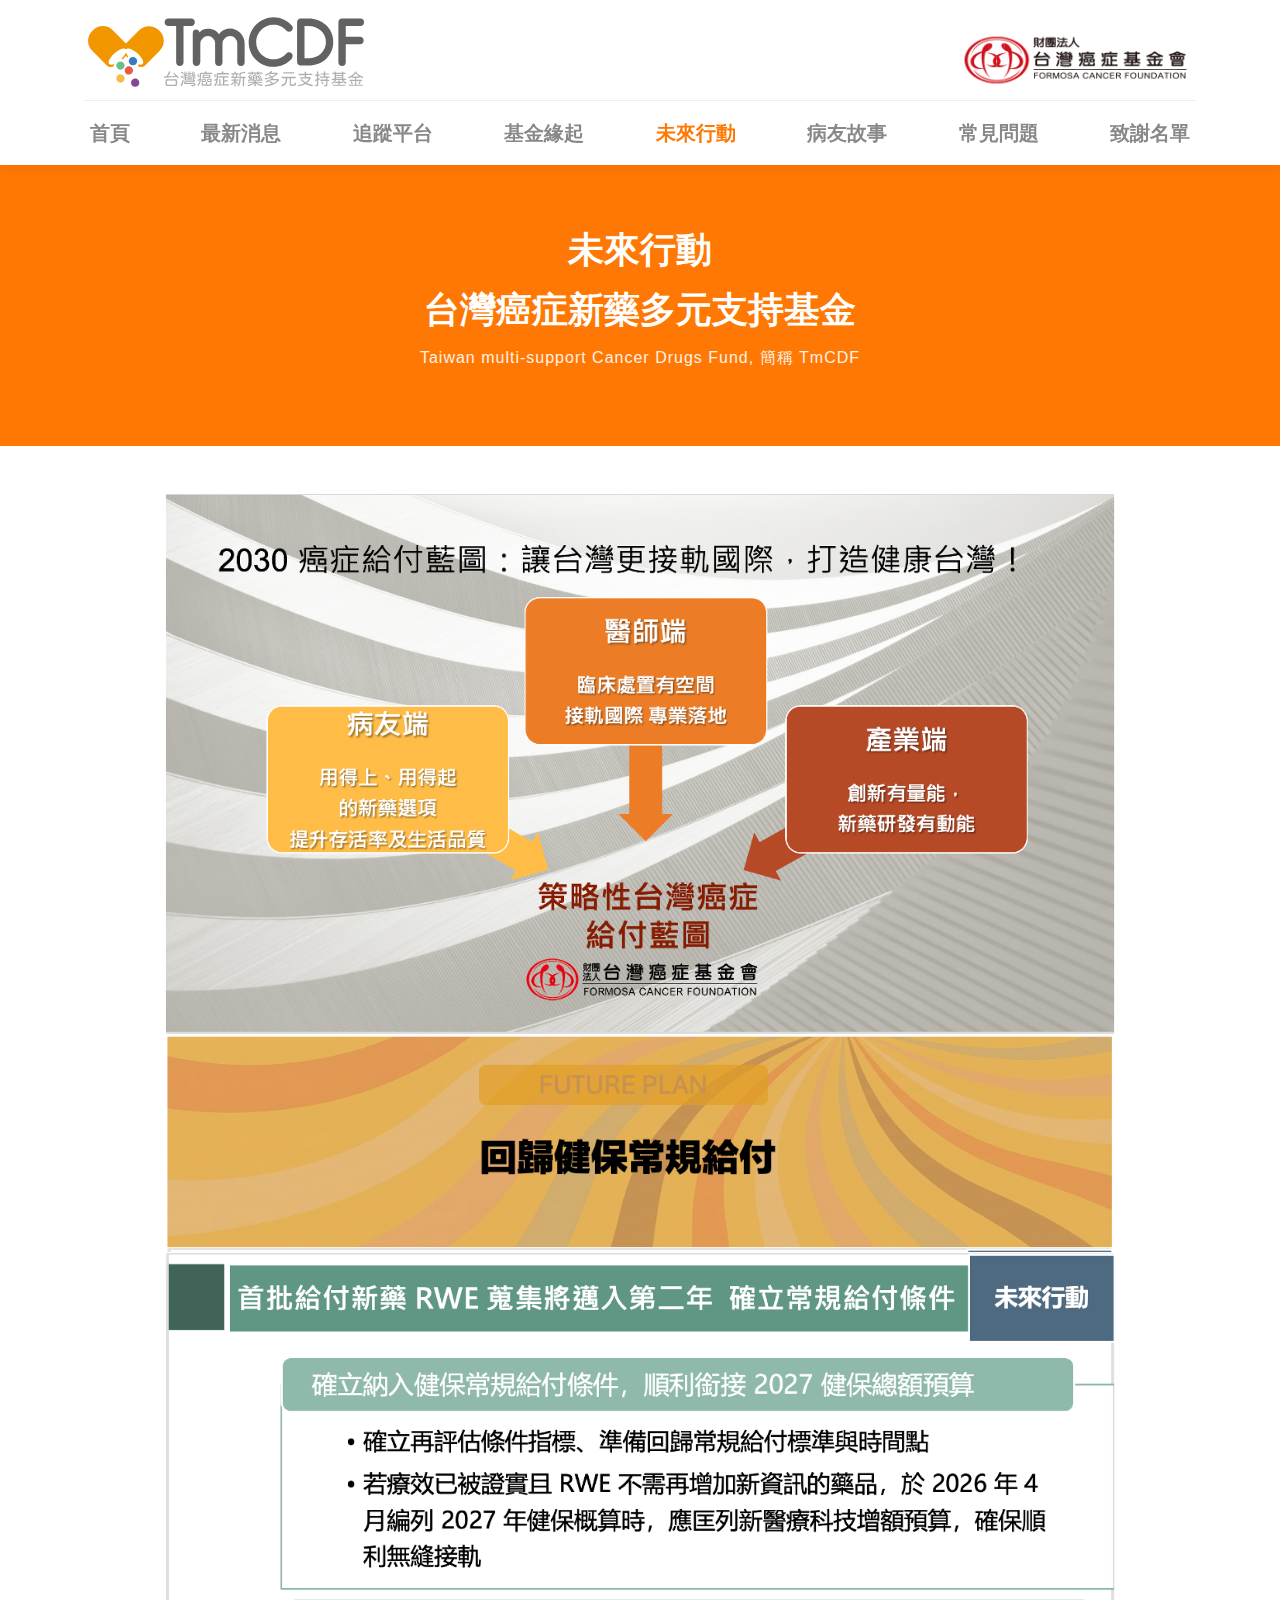
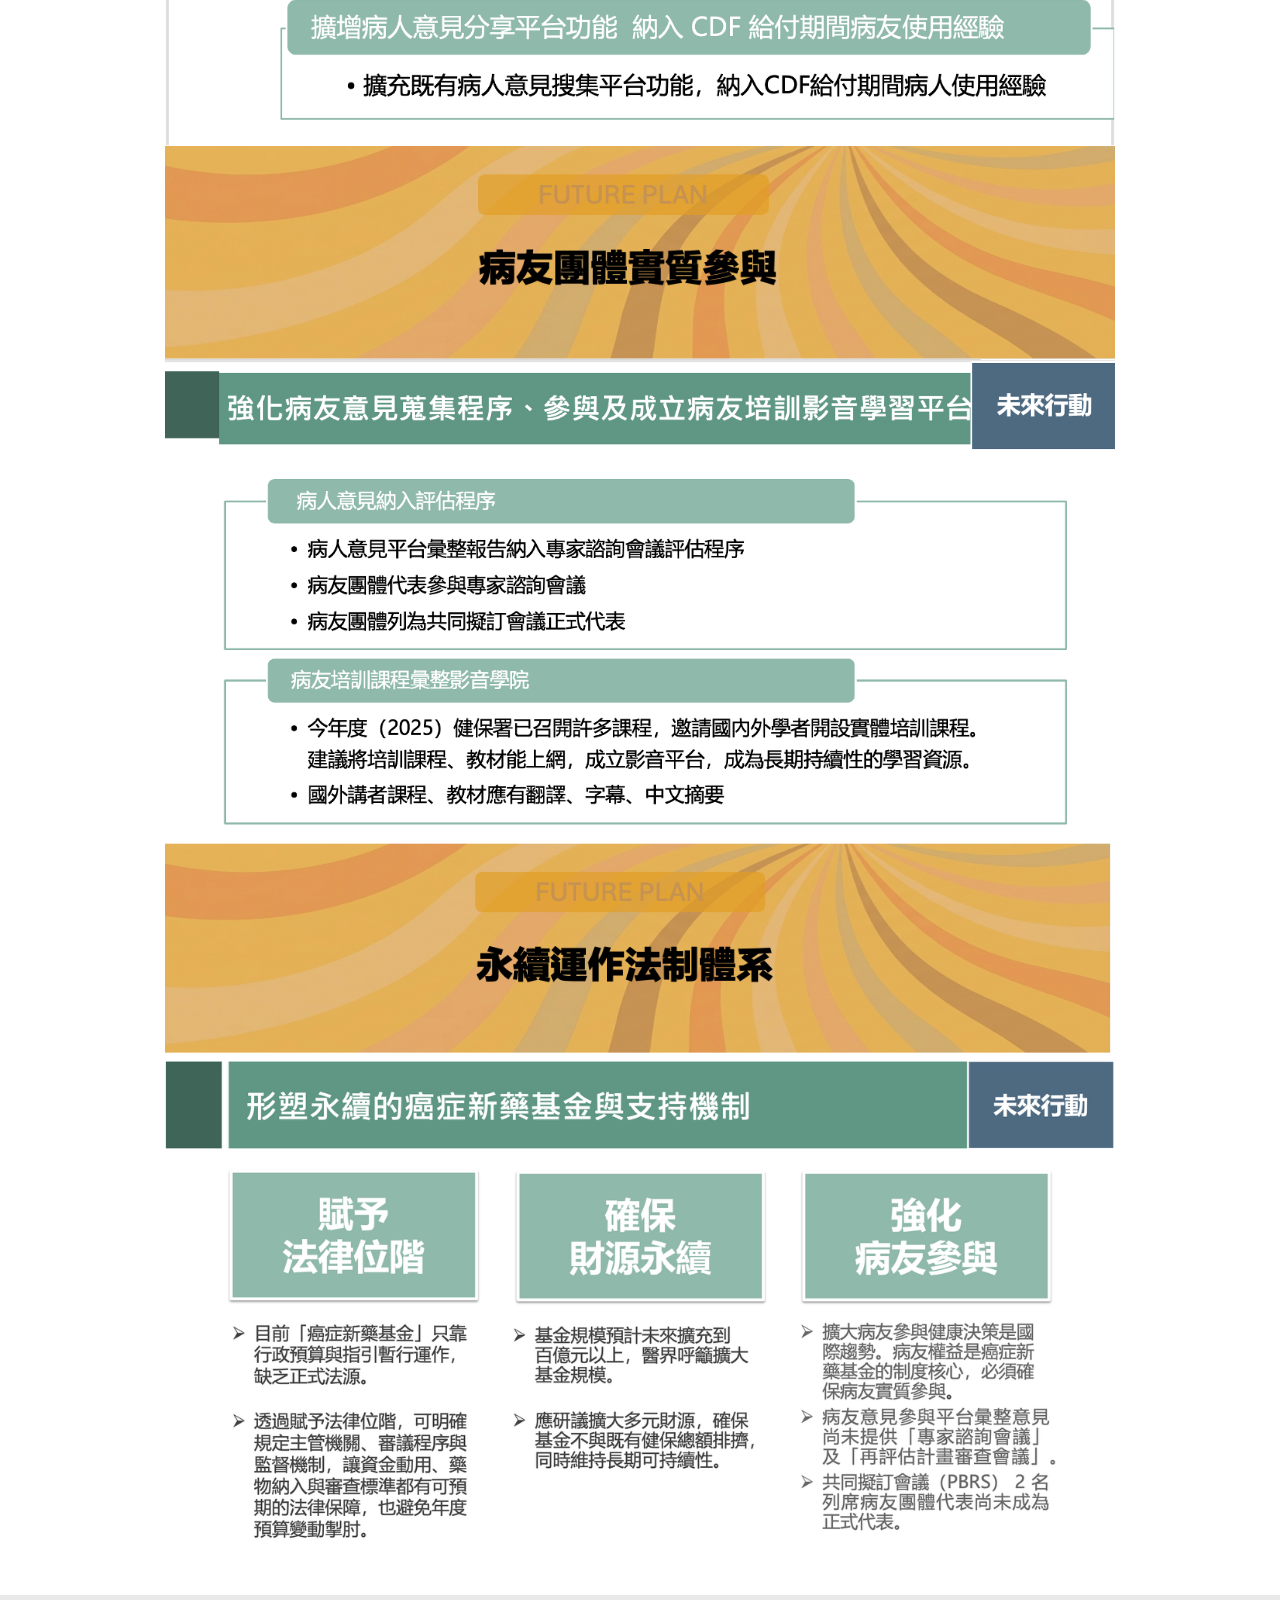
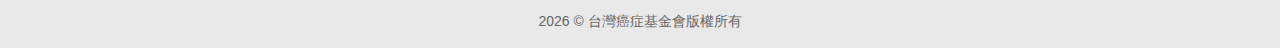
<file: act.html>
<!DOCTYPE html>
<html lang="zh-Hant">

<head>
    <meta charset="UTF-8">
    <meta name="viewport" content="width=device-width, initial-scale=1.0">
    <title>未來行動 - TmCDF 台灣癌症新藥多元支持基金</title>
    
    <link rel="stylesheet" href="https://cdn.jsdelivr.net/npm/bootstrap@4.6.2/dist/css/bootstrap.min.css">
    <link rel="stylesheet" href="https://cdnjs.cloudflare.com/ajax/libs/font-awesome/5.15.4/css/all.min.css">

    <style>
        body { font-family: "微軟正黑體", sans-serif; background-color: #fff; }
        
        /* =========================================
           Header 樣式
           ========================================= */
        .saas_two_main_header { background: #fff; position: sticky; top: 0; z-index: 1000; padding-top: 15px; box-shadow: 0 4px 10px rgba(0,0,0,0.05); }
        .header-top-row { display: flex; justify-content: space-between; align-items: flex-end; padding-bottom: 10px; }
        .header-bottom-row { border-top: 1px solid #eee; padding: 5px 0; }
        .header-bottom-row ul { display: flex; justify-content: space-between; list-style: none; padding: 0; margin: 0; }
        
        .header-bottom-row a { 
            display: block; 
            color: #888; 
            font-weight: 900; 
            font-size: 20px; 
            text-decoration: none; 
            padding: 12px 5px; 
            transition: color 0.2s; 
            white-space: nowrap; 
        }
        
        /* 滑鼠移過去 & 作用中狀態 */
        .header-bottom-row a:hover, 
        .header-bottom-row a.active { 
            color: #ff7803; 
            background-color: transparent !important;
        }
        
        /* 手機版選單 */
        .mobile-toggle-btn { display: none; }
        .mobile-menu-container { display: none; position: fixed; top: 0; left: 0; width: 100%; height: 100%; background: rgba(0,0,0,0.5); z-index: 2000; }
        @media (max-width: 1200px) {
            .header-bottom-row { display: none; }
            .logo-right { display: none; }
            .mobile-toggle-btn { display: block; font-size: 28px; color: #ff7803; cursor: pointer; padding-bottom: 5px; }
            .mobile-menu-container.show { display: block; }
        }
        .mobile-menu-content { background: white; width: 280px; height: 100%; padding: 20px; position: absolute; left: -280px; transition: left 0.3s ease; }
        .mobile-menu-container.show .mobile-menu-content { left: 0; }
        .mobile-nav ul { list-style: none; padding: 0; }
        .mobile-nav li { border-bottom: 1px solid #f0f0f0; }
        .mobile-nav a { display: block; padding: 15px 0; color: #333; font-weight: bold; font-size: 18px; text-decoration: none; }

        /* =========================================
           未來行動 專屬樣式
           ========================================= */
        .breadcurmb-section {
            background-color: #ff7803; /* 橘底 */
            padding: 60px 0; 
            text-align: center; 
            color: #fff;
        }
        .breadcurmb-title h2 { font-weight: 900; font-size: 36px; margin-bottom: 10px; line-height: 1.4; }
        .breadcurmb-title p { opacity: 0.9; letter-spacing: 1px; font-weight: 500; font-size: 16px; margin-top: 10px; }

        /* 圖片堆疊 (無縫) */
        .img-stack {
            width: 100%; height: auto; display: block; margin: 0; padding: 0; border: none;
        }
    </style>
</head>

<body>

    <header class="saas_two_main_header">
        <div class="container">
            <div class="header-top-row">
                <div class="logo-left">
                    <a href="index.html">
                        <img src="img/logo.svg" alt="TmCDF" style="height: 75px; width: auto;" onerror="this.src='https://via.placeholder.com/200x75?text=TmCDF'">
                    </a>
                </div>
                <div class="mobile-toggle-btn" onclick="toggleMobileMenu()"><i class="fas fa-bars"></i></div>
                <div class="logo-right">
                    <a href="https://www.canceraway.org.tw/" target="_blank">
                        <img src="img/FCF_logo.png" alt="FCF" style="height: 60px; width: auto;" onerror="this.src='https://via.placeholder.com/180x60?text=FCF+Logo'">
                    </a>
                </div>
            </div>
            <div class="header-bottom-row">
                <nav>
                    <ul>
                        <li><a href="index.html">首頁</a></li>
                        <li><a href="news.html">最新消息</a></li>
                        <li><a href="tracking.html">追蹤平台</a></li>
                        <li><a href="tmcdf.html">基金緣起</a></li>
                        <li><a href="act.html" class="active">未來行動</a></li>
                        <li><a href="story.html">病友故事</a></li>
                        <li><a href="qa.html">常見問題</a></li>
                        <li><a href="thanks.html">致謝名單</a></li>
                    </ul>
                </nav>
            </div>
        </div>
    </header>

    <div class="mobile-menu-container" id="mobileMenuContainer">
        <div class="mobile-menu-content">
            <div style="text-align: right;"><i class="far fa-times-circle" onclick="toggleMobileMenu()" style="font-size: 30px; color: #ff7803; cursor: pointer;"></i></div>
            <div class="text-center my-4"><img src="img/logo.svg" alt="Logo" style="height: 50px;"></div>
            <nav class="mobile-nav">
                <ul>
                    <li><a href="index.html">首頁</a></li>
                    <li><a href="news.html">最新消息</a></li>
                    <li><a href="tracking.html">追蹤平台</a></li>
                    <li><a href="tmcdf.html">基金緣起</a></li>
                    <li><a href="act.html">未來行動</a></li>
                    <li><a href="story.html">病友故事</a></li>
                    <li><a href="qa.html">常見問題</a></li>
                    <li><a href="thanks.html">致謝名單</a></li>
                </ul>
            </nav>
        </div>
        <div style="flex-grow: 1;" onclick="toggleMobileMenu()"></div>
    </div>

    <section class="breadcurmb-section">
        <div class="container">
            <div class="breadcurmb-title">
                <h2>未來行動</h2>
                <h2>台灣癌症新藥多元支持基金</h2>
                <p>Taiwan multi-support Cancer Drugs Fund, 簡稱 TmCDF</p>
            </div>
        </div>
    </section>

    <section class="py-5 bg-white">
        <div class="container">
            <div class="row justify-content-center">
                <div class="col-lg-10 col-12 p-0">
                    
                    <img src="未來行動/未來行動1.png" class="img-stack" alt="未來行動 1" onerror="this.style.display='none'">
                    
                    <img src="未來行動/future banner1.png" class="img-stack" alt="Future Banner 1" onerror="this.style.display='none'">
                    
                    <img src="未來行動/未來行動2.png" class="img-stack" alt="未來行動 2" onerror="this.style.display='none'">
                    
                    <img src="未來行動/future banner2.png" class="img-stack" alt="Future Banner 2" onerror="this.style.display='none'">
                    
                    <img src="未來行動/未來行動3.png" class="img-stack" alt="未來行動 3" onerror="this.style.display='none'">
                    
                    <img src="未來行動/future banner3.png" class="img-stack" alt="Future Banner 3" onerror="this.style.display='none'">
                    
                    <img src="未來行動/未來行動4.png" class="img-stack" alt="未來行動 4" onerror="this.style.display='none'">

                </div>
            </div>
        </div>
    </section>

    <footer id="saas_two_footer" class="saas_two_footer_section" style="background-color: #e9e9e9;">
        <div class="s2-copyright text-center py-3" style="color: #666; font-size: 14px;">
            2026 © 台灣癌症基金會版權所有
        </div>
    </footer>

    <script>
        function toggleMobileMenu() {
            var menu = document.getElementById("mobileMenuContainer");
            if (menu.classList.contains("show")) {
                menu.classList.remove("show");
            } else {
                menu.classList.add("show");
            }
        }
    </script>
</body>
</html>
</file>
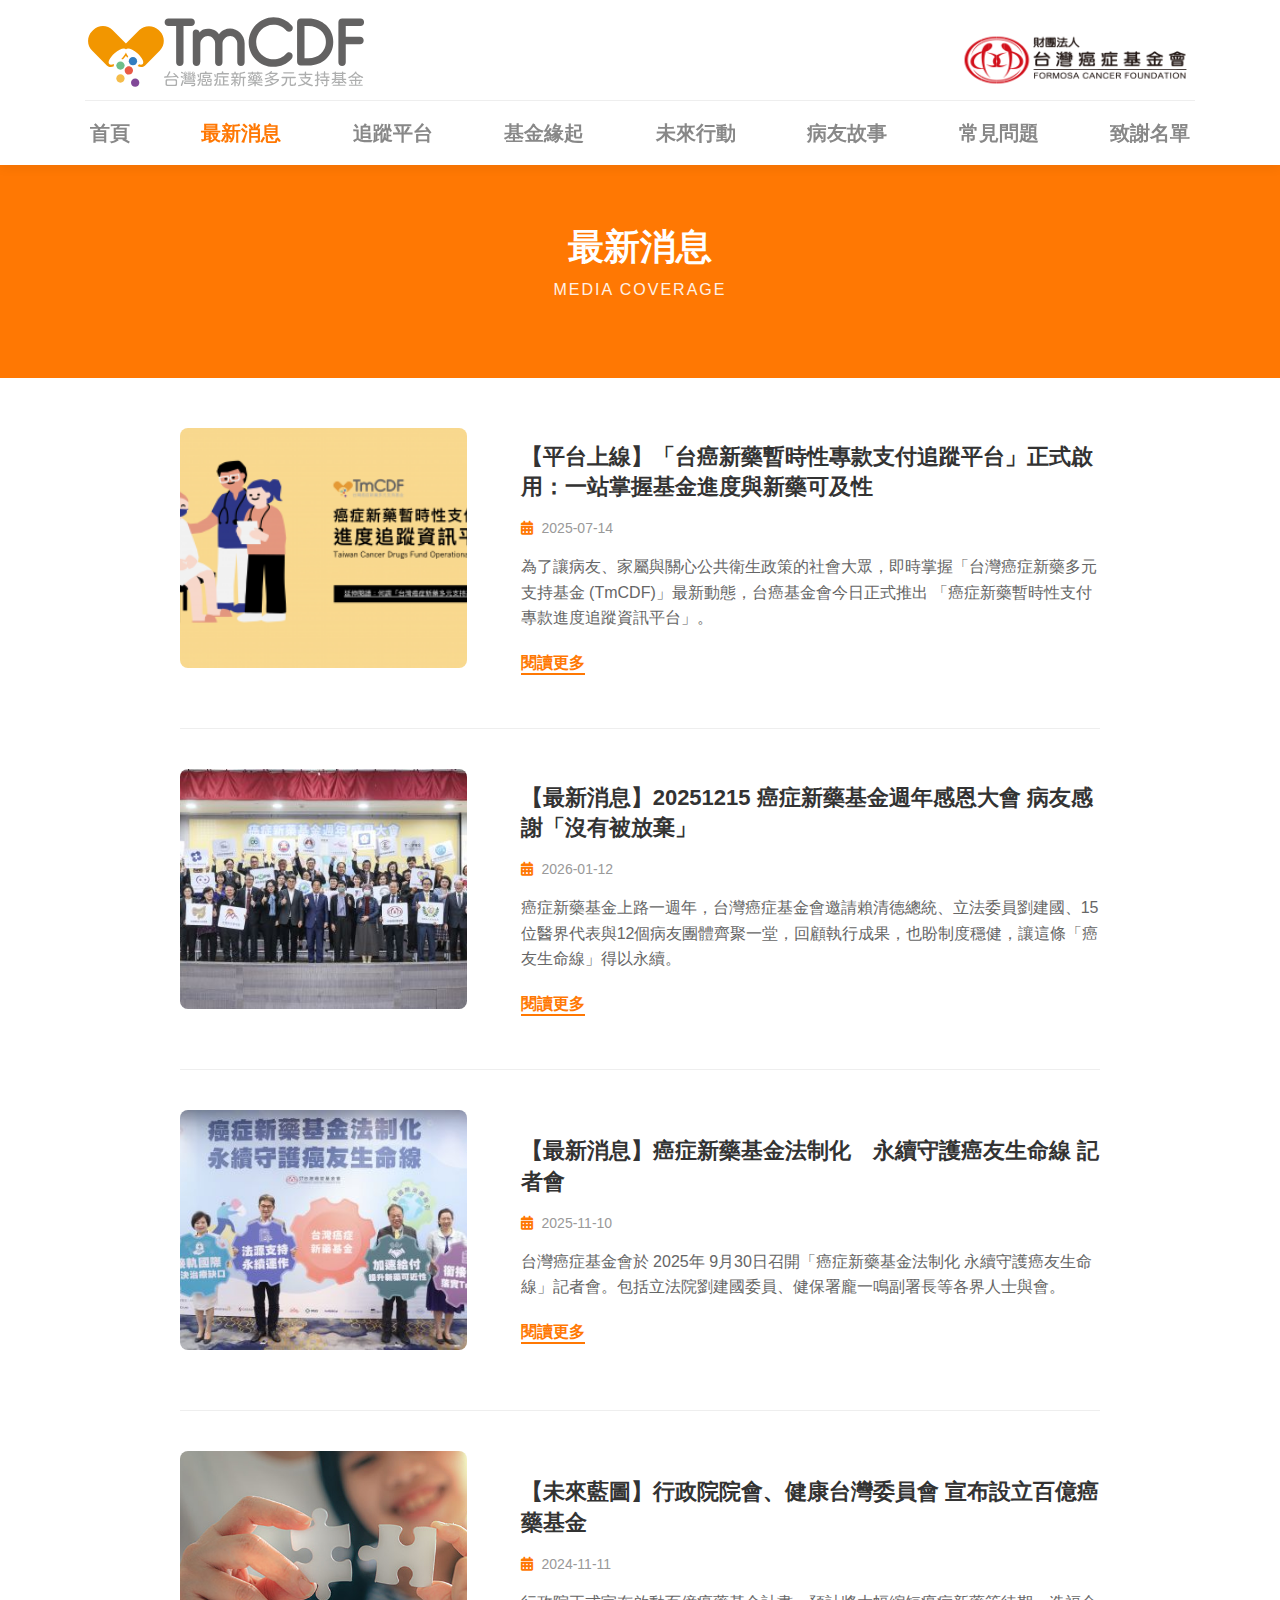
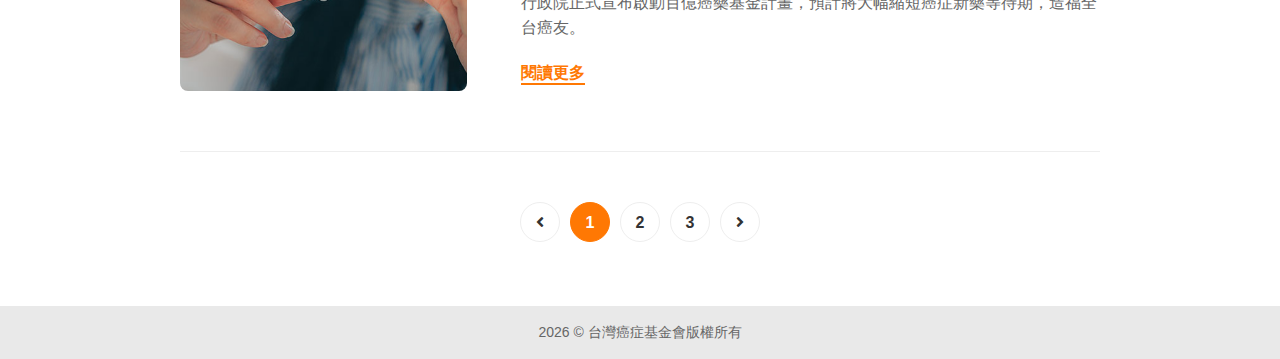
<file: news.html>
<!DOCTYPE html>
<html lang="zh-Hant">

<head>
    <meta charset="UTF-8">
    <meta name="viewport" content="width=device-width, initial-scale=1.0">
    <title>最新消息 - TmCDF 台灣癌症新藥多元支持基金</title>
    
    <link rel="stylesheet" href="https://cdn.jsdelivr.net/npm/bootstrap@4.6.2/dist/css/bootstrap.min.css">
    <link rel="stylesheet" href="https://cdnjs.cloudflare.com/ajax/libs/font-awesome/5.15.4/css/all.min.css">

    <style>
        body { font-family: "微軟正黑體", sans-serif; background-color: #fff; }
        
        /* =========================================
           1. Header 樣式
           ========================================= */
        .saas_two_main_header { background: #fff; position: sticky; top: 0; z-index: 1000; padding-top: 15px; box-shadow: 0 4px 10px rgba(0,0,0,0.05); }
        .header-top-row { display: flex; justify-content: space-between; align-items: flex-end; padding-bottom: 10px; }
        .header-bottom-row { border-top: 1px solid #eee; padding: 5px 0; }
        .header-bottom-row ul { display: flex; justify-content: space-between; list-style: none; padding: 0; margin: 0; }
        
        .header-bottom-row a { 
            display: block; 
            color: #888; 
            font-weight: 900; 
            font-size: 20px; 
            text-decoration: none; 
            padding: 12px 5px; 
            transition: color 0.2s; 
            white-space: nowrap; 
        }
        
        /* 滑鼠移過去 & 作用中狀態 */
        .header-bottom-row a:hover, 
        .header-bottom-row a.active { 
            color: #ff7803; 
            background-color: transparent;
        }
        
        /* 手機版選單 */
        .mobile-toggle-btn { display: none; }
        .mobile-menu-container { display: none; position: fixed; top: 0; left: 0; width: 100%; height: 100%; background: rgba(0,0,0,0.5); z-index: 2000; }
        @media (max-width: 1200px) {
            .header-bottom-row { display: none; }
            .logo-right { display: none; }
            .mobile-toggle-btn { display: block; font-size: 28px; color: #ff7803; cursor: pointer; padding-bottom: 5px; }
            .mobile-menu-container.show { display: block; }
        }
        .mobile-menu-content { background: white; width: 280px; height: 100%; padding: 20px; position: absolute; left: -280px; transition: left 0.3s ease; }
        .mobile-menu-container.show .mobile-menu-content { left: 0; }
        .mobile-nav ul { list-style: none; padding: 0; }
        .mobile-nav li { border-bottom: 1px solid #f0f0f0; }
        .mobile-nav a { display: block; padding: 15px 0; color: #333; font-weight: bold; font-size: 18px; text-decoration: none; }

        /* =========================================
           2. 標題區塊樣式
           ========================================= */
        .breadcurmb-section {
            background-color: #ff7803;
            padding: 60px 0; 
            margin-bottom: 50px; 
            text-align: center; 
        }
        .breadcurmb-title h2 { 
            font-weight: 900; 
            color: #fff;
            font-size: 36px; 
            margin-bottom: 10px; 
        }
        .breadcurmb-title p {
            color: #fff;
            opacity: 0.9;
            letter-spacing: 2px;
            font-weight: 500;
        }
        
        /* =========================================
           3. 新聞列表樣式
           ========================================= */
        .blog-feed-post { margin-bottom: 40px; border-bottom: 1px solid #eee; padding-bottom: 40px; }
        
        .saasio-blog-img {
            width: 100%; height: 240px;
            background-color: #eee; background-position: center !important; background-size: cover !important;
            border-radius: 8px; margin-bottom: 20px;
        }
        
        .saasio-blog-text h3 a {
            font-size: 22px; font-weight: bold; color: #333; text-decoration: none;
            line-height: 1.4; display: block; margin-bottom: 15px; transition: 0.3s;
        }
        .saasio-blog-text h3 a:hover { color: #ff7803; }
        
        .saasio-post-meta { font-size: 14px; color: #999; margin-bottom: 15px; }
        .saasio-post-meta i { color: #ff7803; margin-right: 5px; }
        
        .saasio-blog-text p {
            color: #666;
            line-height: 1.6;
            margin-bottom: 20px;
            display: -webkit-box;
            -webkit-box-orient: vertical;
            -webkit-line-clamp: 3;
            line-clamp: 3;
            overflow: hidden;
        }
        
        .blog-read-more { color: #ff7803; font-weight: bold; text-decoration: none; border-bottom: 2px solid #ff7803; padding-bottom: 2px; }
        .blog-read-more:hover { color: #d66400; border-color: #d66400; }

        .saasio-pagination ul { list-style: none; padding: 0; display: flex; justify-content: center; margin-top: 50px; }
        .saasio-pagination li { margin: 0 5px; }
        .saasio-pagination a, .saasio-pagination span {
            display: block; width: 40px; height: 40px; line-height: 40px; text-align: center; border: 1px solid #eee; border-radius: 50%; color: #333; text-decoration: none; font-weight: bold;
        }
        .saasio-pagination a:hover { background-color: #ff7803; color: white; border-color: #ff7803; }
    </style>
</head>

<body>

    <header class="saas_two_main_header">
        <div class="container">
            <div class="header-top-row">
                <div class="logo-left">
                    <a href="index.html">
                        <img src="img/logo.svg" alt="TmCDF" style="height: 75px; width: auto;" onerror="this.src='https://via.placeholder.com/200x75?text=TmCDF'">
                    </a>
                </div>
                <div class="mobile-toggle-btn" onclick="toggleMobileMenu()"><i class="fas fa-bars"></i></div>
                <div class="logo-right">
                    <a href="https://www.canceraway.org.tw/" target="_blank">
                        <img src="img/FCF_logo.png" alt="FCF" style="height: 60px; width: auto;" onerror="this.src='https://via.placeholder.com/180x60?text=FCF+Logo'">
                    </a>
                </div>
            </div>
            <div class="header-bottom-row">
                <nav>
                    <ul>
                        <li><a href="index.html">首頁</a></li>
                        <li><a href="news.html" class="active">最新消息</a></li> <li><a href="tracking.html">追蹤平台</a></li>
                        <li><a href="tmcdf.html">基金緣起</a></li>
                        <li><a href="act.html">未來行動</a></li>
                        <li><a href="story.html">病友故事</a></li>
                        <li><a href="qa.html">常見問題</a></li>
                        <li><a href="thanks.html">致謝名單</a></li>
                    </ul>
                </nav>
            </div>
        </div>
    </header>

    <div class="mobile-menu-container" id="mobileMenuContainer">
        <div class="mobile-menu-content">
            <div style="text-align: right;"><i class="far fa-times-circle" onclick="toggleMobileMenu()" style="font-size: 30px; color: #ff7803; cursor: pointer;"></i></div>
            <div class="text-center my-4"><img src="img/logo.svg" alt="Logo" style="height: 50px;"></div>
            <nav class="mobile-nav">
                <ul>
                    <li><a href="index.html">首頁</a></li>
                    <li><a href="news.html">最新消息</a></li>
                    <li><a href="tracking.html">追蹤平台</a></li>
                    <li><a href="tmcdf.html">基金緣起</a></li>
                    <li><a href="act.html">未來行動</a></li>
                    <li><a href="story.html">病友故事</a></li>
                    <li><a href="qa.html">常見問題</a></li>
                    <li><a href="thanks.html">致謝名單</a></li>
                </ul>
            </nav>
        </div>
        <div style="flex-grow: 1;" onclick="toggleMobileMenu()"></div>
    </div>

    <section class="breadcurmb-section">
        <div class="container">
            <div class="breadcurmb-title">
                <h2>最新消息</h2>
                <p class="text-uppercase">Media Coverage</p>
            </div>
        </div>
    </section>

    <section id="news-feed" class="news-feed-section mb-5">
        <div class="container">
            <div class="row justify-content-center">
                <div class="col-lg-10 col-12">
                    
                    <div class="blog-feed-post">
                        <div class="row align-items-center">
                            <div class="col-lg-4 col-md-12">
                                <div class="saasio-blog-img" style="background: url('uploadsmall/File_20250714_112714.png') center;">
                                    <img src="img/blank.png" onerror="this.parentNode.style.backgroundColor='#e0e0e0'" style="display:none;" alt="">
                                </div>
                            </div>
                            <div class="col-lg-8 col-md-12">
                                <div class="saasio-blog-text pl-lg-4 mt-3 mt-lg-0">
                                    <h3><a href="#">【平台上線】「台癌新藥暫時性專款支付追蹤平台」正式啟用：一站掌握基金進度與新藥可及性</a></h3>
                                    <div class="saasio-post-meta">
                                        <a><i class="fas fa-calendar-alt"></i> 2025-07-14</a>
                                    </div>
                                    <p>為了讓病友、家屬與關心公共衛生政策的社會大眾，即時掌握「台灣癌症新藥多元支持基金 (TmCDF)」最新動態，台癌基金會今日正式推出 「癌症新藥暫時性支付專款進度追蹤資訊平台」。</p>
                                    <a class="blog-read-more" href="#">閱讀更多</a>
                                </div>
                            </div>
                        </div>
                    </div>

                    <div class="blog-feed-post">
                        <div class="row align-items-center">
                            <div class="col-lg-4 col-md-12">
                                <div class="saasio-blog-img" style="background: url('uploadsmall/File_20260112_103709.jpg') center;"></div>
                            </div>
                            <div class="col-lg-8 col-md-12">
                                <div class="saasio-blog-text pl-lg-4 mt-3 mt-lg-0">
                                    <h3><a href="#">【最新消息】20251215 癌症新藥基金週年感恩大會 病友感謝「沒有被放棄」</a></h3>
                                    <div class="saasio-post-meta">
                                        <a><i class="fas fa-calendar-alt"></i> 2026-01-12</a>
                                    </div>
                                    <p>癌症新藥基金上路一週年，台灣癌症基金會邀請賴清德總統、立法委員劉建國、15位醫界代表與12個病友團體齊聚一堂，回顧執行成果，也盼制度穩健，讓這條「癌友生命線」得以永續。</p>
                                    <a class="blog-read-more" href="#">閱讀更多</a>
                                </div>
                            </div>
                        </div>
                    </div>

                    <div class="blog-feed-post">
                        <div class="row align-items-center">
                            <div class="col-lg-4 col-md-12">
                                <div class="saasio-blog-img" style="background: url('uploadsmall/File_20251110_142603.jpg') center;"></div>
                            </div>
                            <div class="col-lg-8 col-md-12">
                                <div class="saasio-blog-text pl-lg-4 mt-3 mt-lg-0">
                                    <h3><a href="#">【最新消息】癌症新藥基金法制化　永續守護癌友生命線 記者會</a></h3>
                                    <div class="saasio-post-meta">
                                        <a><i class="fas fa-calendar-alt"></i> 2025-11-10</a>
                                    </div>
                                    <p>台灣癌症基金會於 2025年 9月30日召開「癌症新藥基金法制化 永續守護癌友生命線」記者會。包括立法院劉建國委員、健保署龐一鳴副署長等各界人士與會。</p>
                                    <a class="blog-read-more" href="#">閱讀更多</a>
                                </div>
                            </div>
                        </div>
                    </div>

                    <div class="blog-feed-post">
                        <div class="row align-items-center">
                            <div class="col-lg-4 col-md-12">
                                <div class="saasio-blog-img" style="background: url('uploadsmall/news.jpg') center;"></div>
                            </div>
                            <div class="col-lg-8 col-md-12">
                                <div class="saasio-blog-text pl-lg-4 mt-3 mt-lg-0">
                                    <h3><a href="#">【未來藍圖】行政院院會、健康台灣委員會 宣布設立百億癌藥基金</a></h3>
                                    <div class="saasio-post-meta">
                                        <a><i class="fas fa-calendar-alt"></i> 2024-11-11</a>
                                    </div>
                                    <p>行政院正式宣布啟動百億癌藥基金計畫，預計將大幅縮短癌症新藥等待期，造福全台癌友。</p>
                                    <a class="blog-read-more" href="#">閱讀更多</a>
                                </div>
                            </div>
                        </div>
                    </div>

                    <div class="saasio-pagination text-center">
                        <ul>
                            <li><a href="#"><i class="fas fa-angle-left"></i></a></li>
                            <li><span style="background-color: #ff7803; color: white; border-color: #ff7803;">1</span></li>
                            <li><a href="#">2</a></li>
                            <li><a href="#">3</a></li>
                            <li><a href="#"><i class="fas fa-angle-right"></i></a></li>
                        </ul>
                    </div>

                </div>
            </div>
        </div>
    </section>

    <footer id="saas_two_footer" class="saas_two_footer_section" style="background-color: #e9e9e9;">
        <div class="s2-copyright text-center py-3" style="color: #666; font-size: 14px;">
            2026 © 台灣癌症基金會版權所有
        </div>
    </footer>

    <script>
        function toggleMobileMenu() {
            var menu = document.getElementById("mobileMenuContainer");
            if (menu.classList.contains("show")) {
                menu.classList.remove("show");
            } else {
                menu.classList.add("show");
            }
        }
    </script>
</body>
</html>
</file>
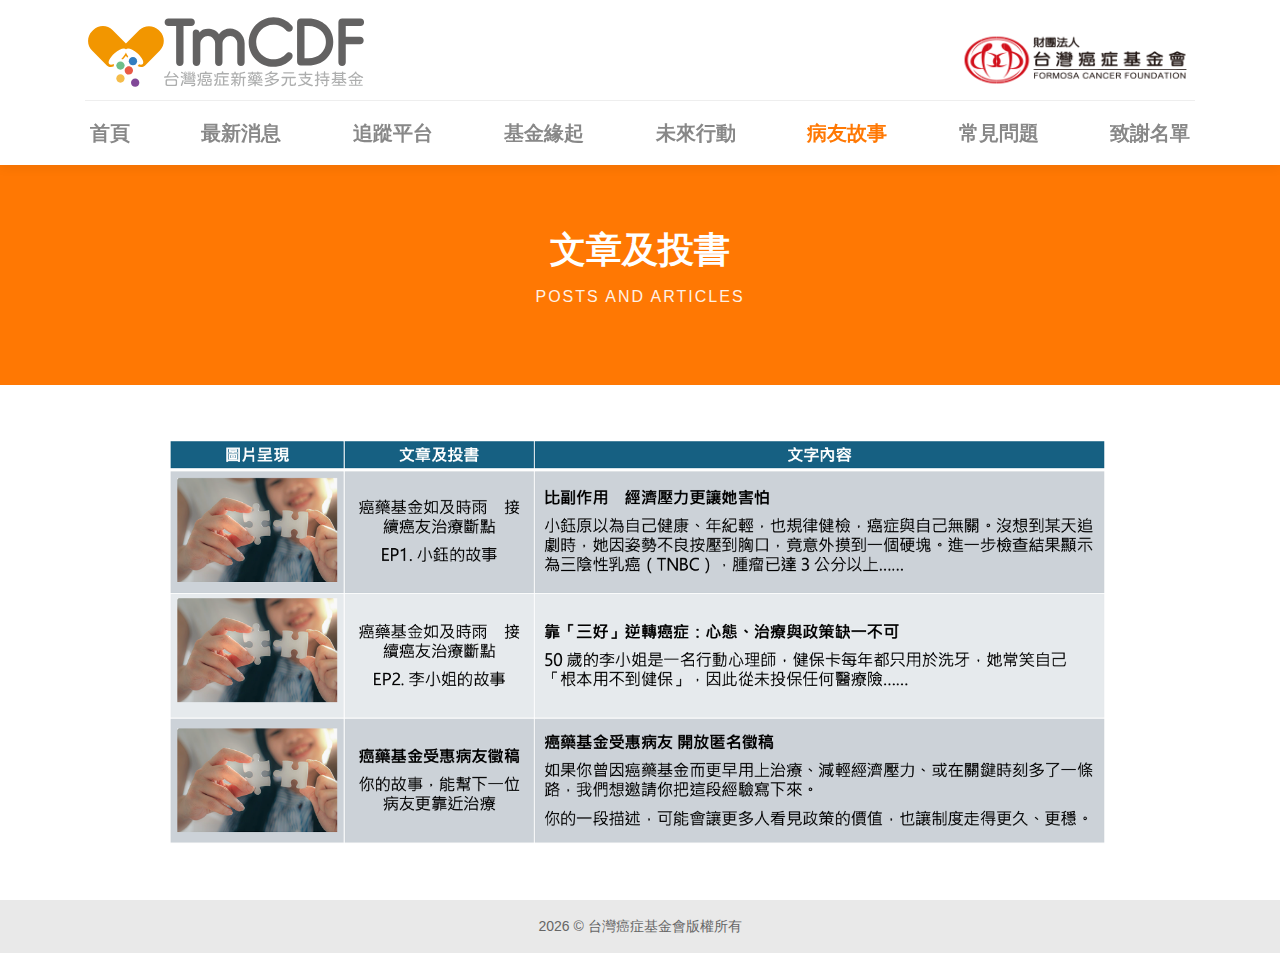
<file: story.html>
<!DOCTYPE html>
<html lang="zh-Hant">

<head>
    <meta charset="UTF-8">
    <meta name="viewport" content="width=device-width, initial-scale=1.0">
    <title>病友故事 - TmCDF 台灣癌症新藥多元支持基金</title>
    
    <link rel="stylesheet" href="https://cdn.jsdelivr.net/npm/bootstrap@4.6.2/dist/css/bootstrap.min.css">
    <link rel="stylesheet" href="https://cdnjs.cloudflare.com/ajax/libs/font-awesome/5.15.4/css/all.min.css">

    <style>
        body { font-family: "微軟正黑體", sans-serif; background-color: #fff; }
        
        /* =========================================
           Header 樣式
           ========================================= */
        .saas_two_main_header { background: #fff; position: sticky; top: 0; z-index: 1000; padding-top: 15px; box-shadow: 0 4px 10px rgba(0,0,0,0.05); }
        .header-top-row { display: flex; justify-content: space-between; align-items: flex-end; padding-bottom: 10px; }
        .header-bottom-row { border-top: 1px solid #eee; padding: 5px 0; }
        .header-bottom-row ul { display: flex; justify-content: space-between; list-style: none; padding: 0; margin: 0; }
        
        .header-bottom-row a { 
            display: block; 
            color: #888; 
            font-weight: 900; 
            font-size: 20px; 
            text-decoration: none; 
            padding: 12px 5px; 
            transition: color 0.2s; 
            white-space: nowrap; 
        }
        
        /* 滑鼠移過去 & 作用中狀態 */
        .header-bottom-row a:hover, 
        .header-bottom-row a.active { 
            color: #ff7803; 
            background-color: transparent !important;
        }
        
        /* 手機版選單 */
        .mobile-toggle-btn { display: none; }
        .mobile-menu-container { display: none; position: fixed; top: 0; left: 0; width: 100%; height: 100%; background: rgba(0,0,0,0.5); z-index: 2000; }
        @media (max-width: 1200px) {
            .header-bottom-row { display: none; }
            .logo-right { display: none; }
            .mobile-toggle-btn { display: block; font-size: 28px; color: #ff7803; cursor: pointer; padding-bottom: 5px; }
            .mobile-menu-container.show { display: block; }
        }
        .mobile-menu-content { background: white; width: 280px; height: 100%; padding: 20px; position: absolute; left: -280px; transition: left 0.3s ease; }
        .mobile-menu-container.show .mobile-menu-content { left: 0; }
        .mobile-nav ul { list-style: none; padding: 0; }
        .mobile-nav li { border-bottom: 1px solid #f0f0f0; }
        .mobile-nav a { display: block; padding: 15px 0; color: #333; font-weight: bold; font-size: 18px; text-decoration: none; }

        /* =========================================
           病友故事 專屬樣式
           ========================================= */
        .breadcurmb-section {
            background-color: #ff7803; /* 橘底 */
            padding: 60px 0; 
            text-align: center; 
            color: #fff;
        }
        .breadcurmb-title h2 { font-weight: 900; font-size: 36px; margin-bottom: 10px; line-height: 1.4; }
        .breadcurmb-title p { opacity: 0.9; letter-spacing: 2px; font-weight: 500; font-size: 16px; margin-top: 10px; text-transform: uppercase; }

        /* 圖片滿版設定 */
        .img-full-width {
            width: 100%; 
            height: auto; 
            display: block; 
            margin: 0; 
            padding: 0;
        }
    </style>
</head>

<body>

    <header class="saas_two_main_header">
        <div class="container">
            <div class="header-top-row">
                <div class="logo-left">
                    <a href="index.html">
                        <img src="img/logo.svg" alt="TmCDF" style="height: 75px; width: auto;" onerror="this.src='https://via.placeholder.com/200x75?text=TmCDF'">
                    </a>
                </div>
                <div class="mobile-toggle-btn" onclick="toggleMobileMenu()"><i class="fas fa-bars"></i></div>
                <div class="logo-right">
                    <a href="https://www.canceraway.org.tw/" target="_blank">
                        <img src="img/FCF_logo.png" alt="FCF" style="height: 60px; width: auto;" onerror="this.src='https://via.placeholder.com/180x60?text=FCF+Logo'">
                    </a>
                </div>
            </div>
            <div class="header-bottom-row">
                <nav>
                    <ul>
                        <li><a href="index.html">首頁</a></li>
                        <li><a href="news.html">最新消息</a></li>
                        <li><a href="tracking.html">追蹤平台</a></li>
                        <li><a href="tmcdf.html">基金緣起</a></li>
                        <li><a href="act.html">未來行動</a></li>
                        <li><a href="story.html" class="active">病友故事</a></li>
                        <li><a href="qa.html">常見問題</a></li>
                        <li><a href="thanks.html">致謝名單</a></li>
                    </ul>
                </nav>
            </div>
        </div>
    </header>

    <div class="mobile-menu-container" id="mobileMenuContainer">
        <div class="mobile-menu-content">
            <div style="text-align: right;"><i class="far fa-times-circle" onclick="toggleMobileMenu()" style="font-size: 30px; color: #ff7803; cursor: pointer;"></i></div>
            <div class="text-center my-4"><img src="img/logo.svg" alt="Logo" style="height: 50px;"></div>
            <nav class="mobile-nav">
                <ul>
                    <li><a href="index.html">首頁</a></li>
                    <li><a href="news.html">最新消息</a></li>
                    <li><a href="tracking.html">追蹤平台</a></li>
                    <li><a href="tmcdf.html">基金緣起</a></li>
                    <li><a href="act.html">未來行動</a></li>
                    <li><a href="story.html">病友故事</a></li>
                    <li><a href="qa.html">常見問題</a></li>
                    <li><a href="thanks.html">致謝名單</a></li>
                </ul>
            </nav>
        </div>
        <div style="flex-grow: 1;" onclick="toggleMobileMenu()"></div>
    </div>

    <section class="breadcurmb-section">
        <div class="container">
            <div class="breadcurmb-title">
                <h2>文章及投書</h2>
                <p>POSTS AND ARTICLES</p>
            </div>
        </div>
    </section>

    <section class="py-5 bg-white">
        <div class="container">
            <div class="row justify-content-center">
                <div class="col-lg-10 col-12 p-0">
                    
                    <img src="病友故事/文章截圖.png" class="img-full-width" alt="文章截圖" onerror="this.src='病友故事/文章截圖.jpg'">

                </div>
            </div>
        </div>
    </section>

    <footer id="saas_two_footer" class="saas_two_footer_section" style="background-color: #e9e9e9;">
        <div class="s2-copyright text-center py-3" style="color: #666; font-size: 14px;">
            2026 © 台灣癌症基金會版權所有
        </div>
    </footer>

    <script>
        function toggleMobileMenu() {
            var menu = document.getElementById("mobileMenuContainer");
            if (menu.classList.contains("show")) {
                menu.classList.remove("show");
            } else {
                menu.classList.add("show");
            }
        }
    </script>
</body>
</html>
</file>
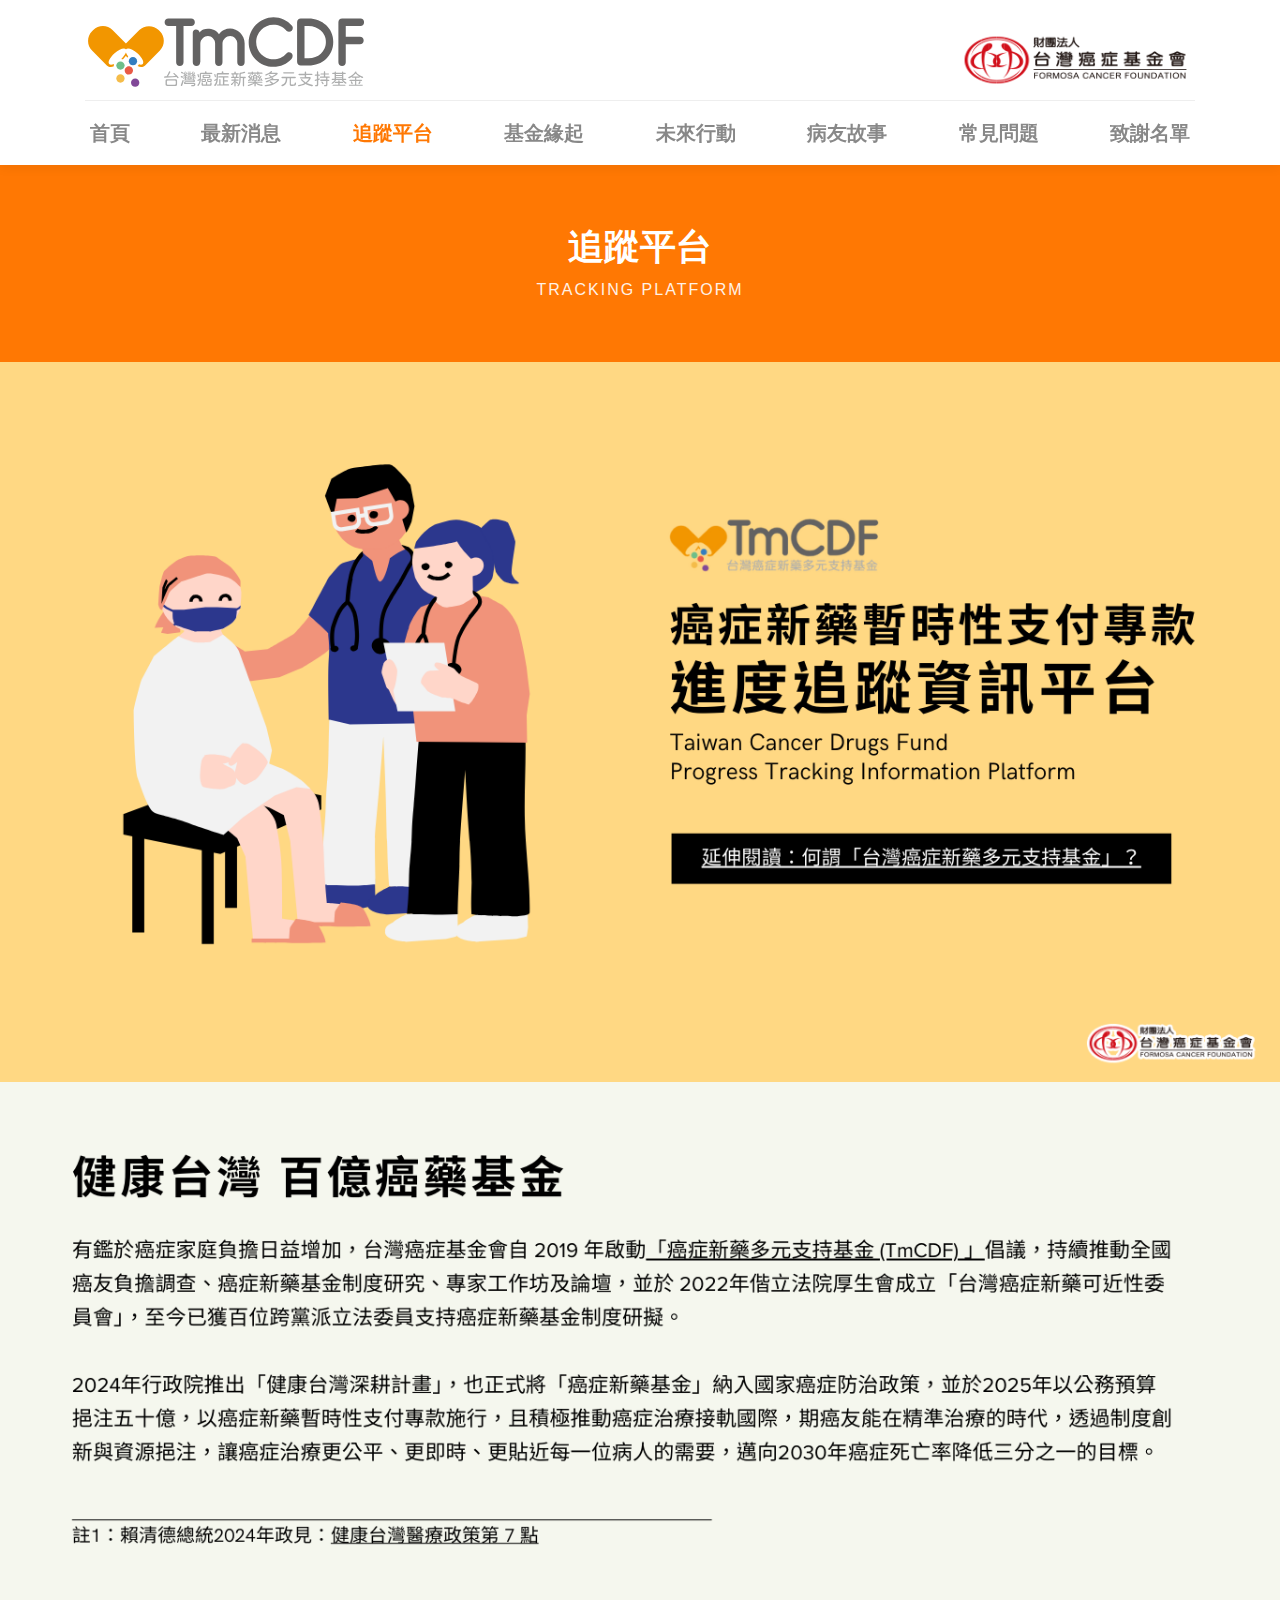
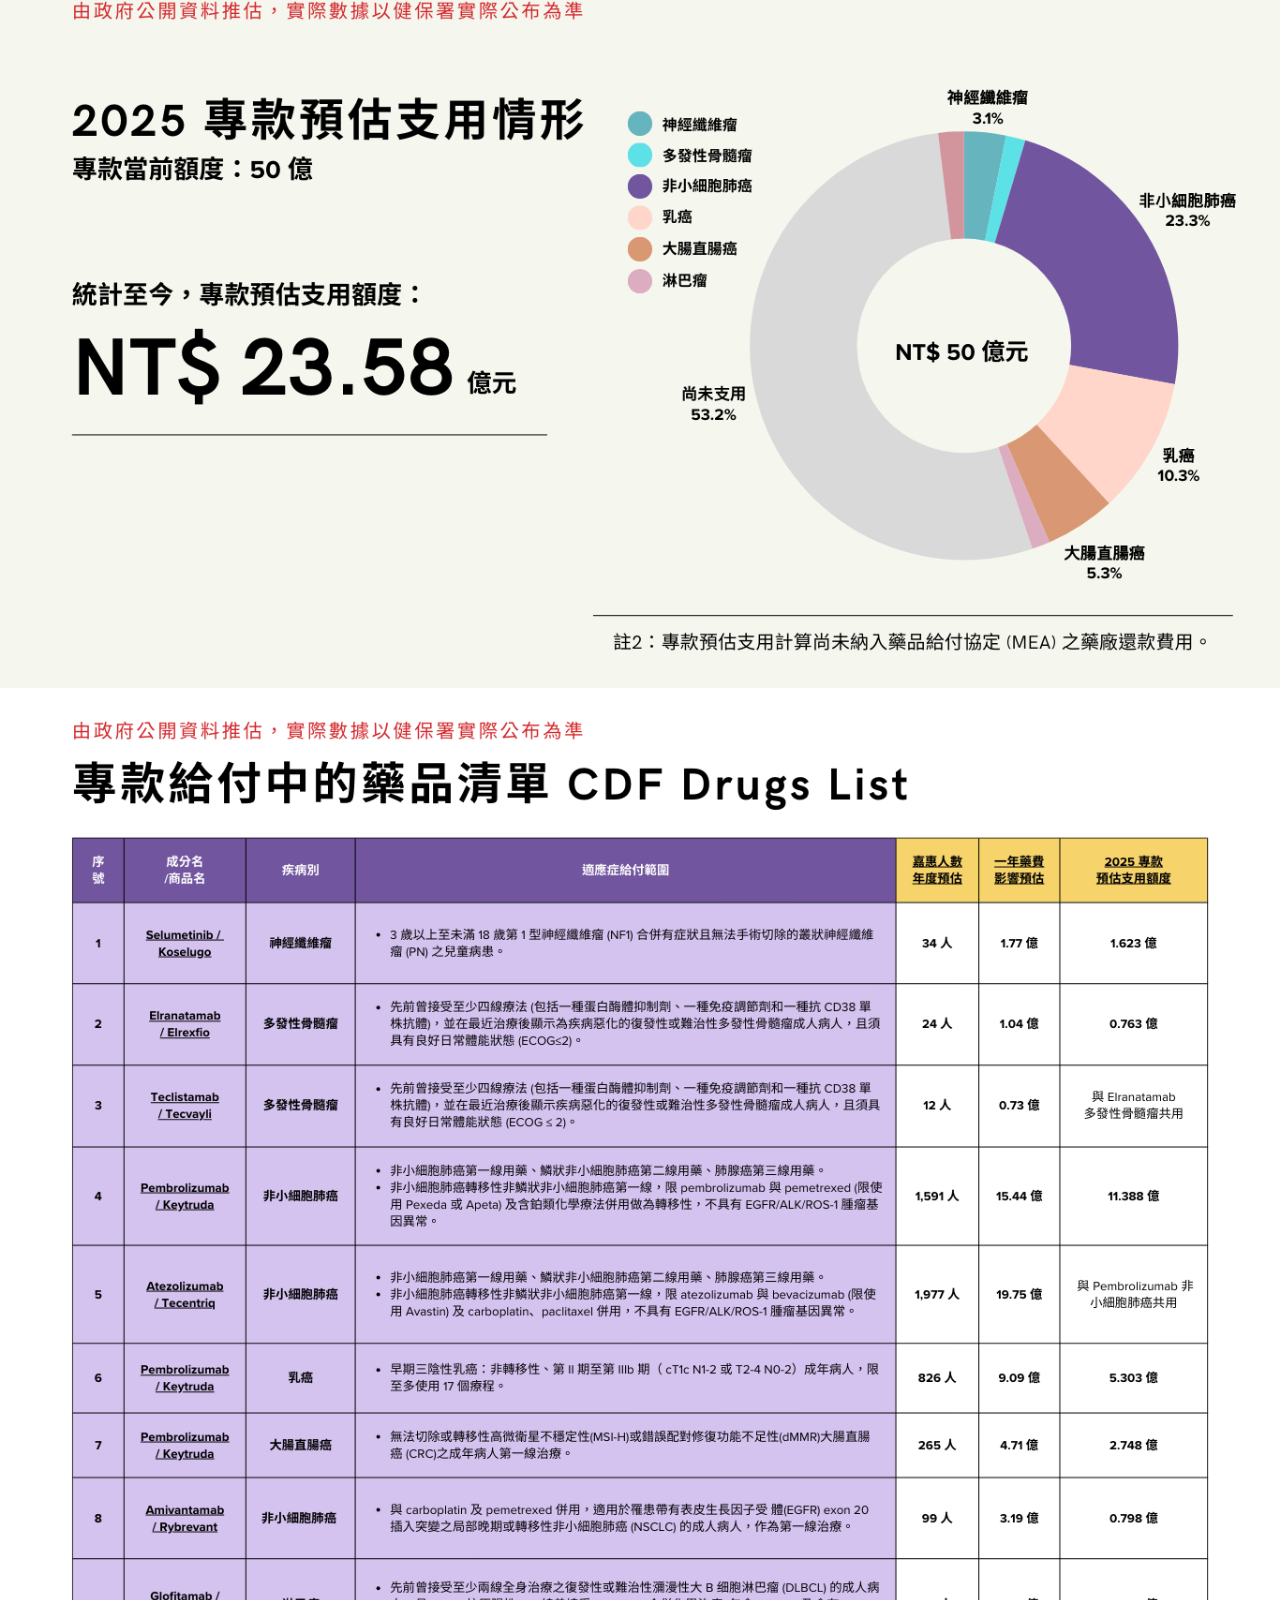
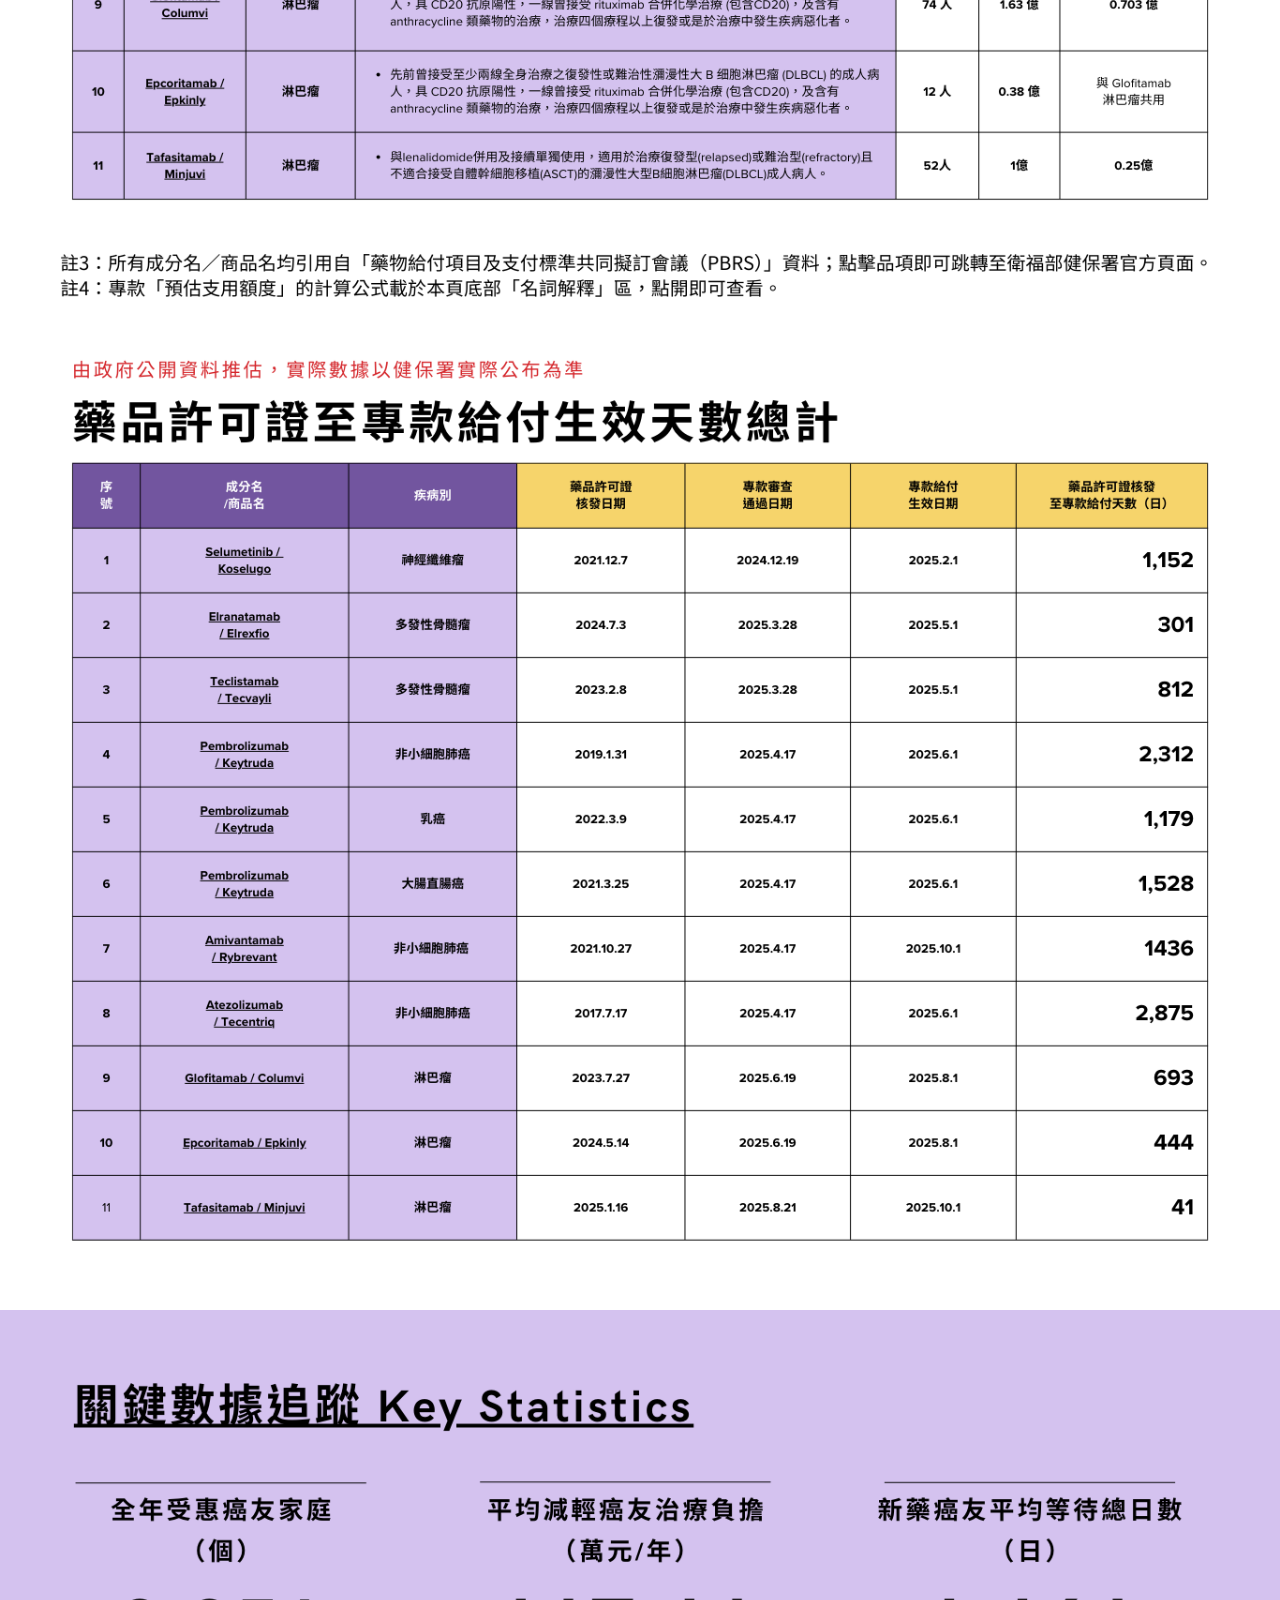
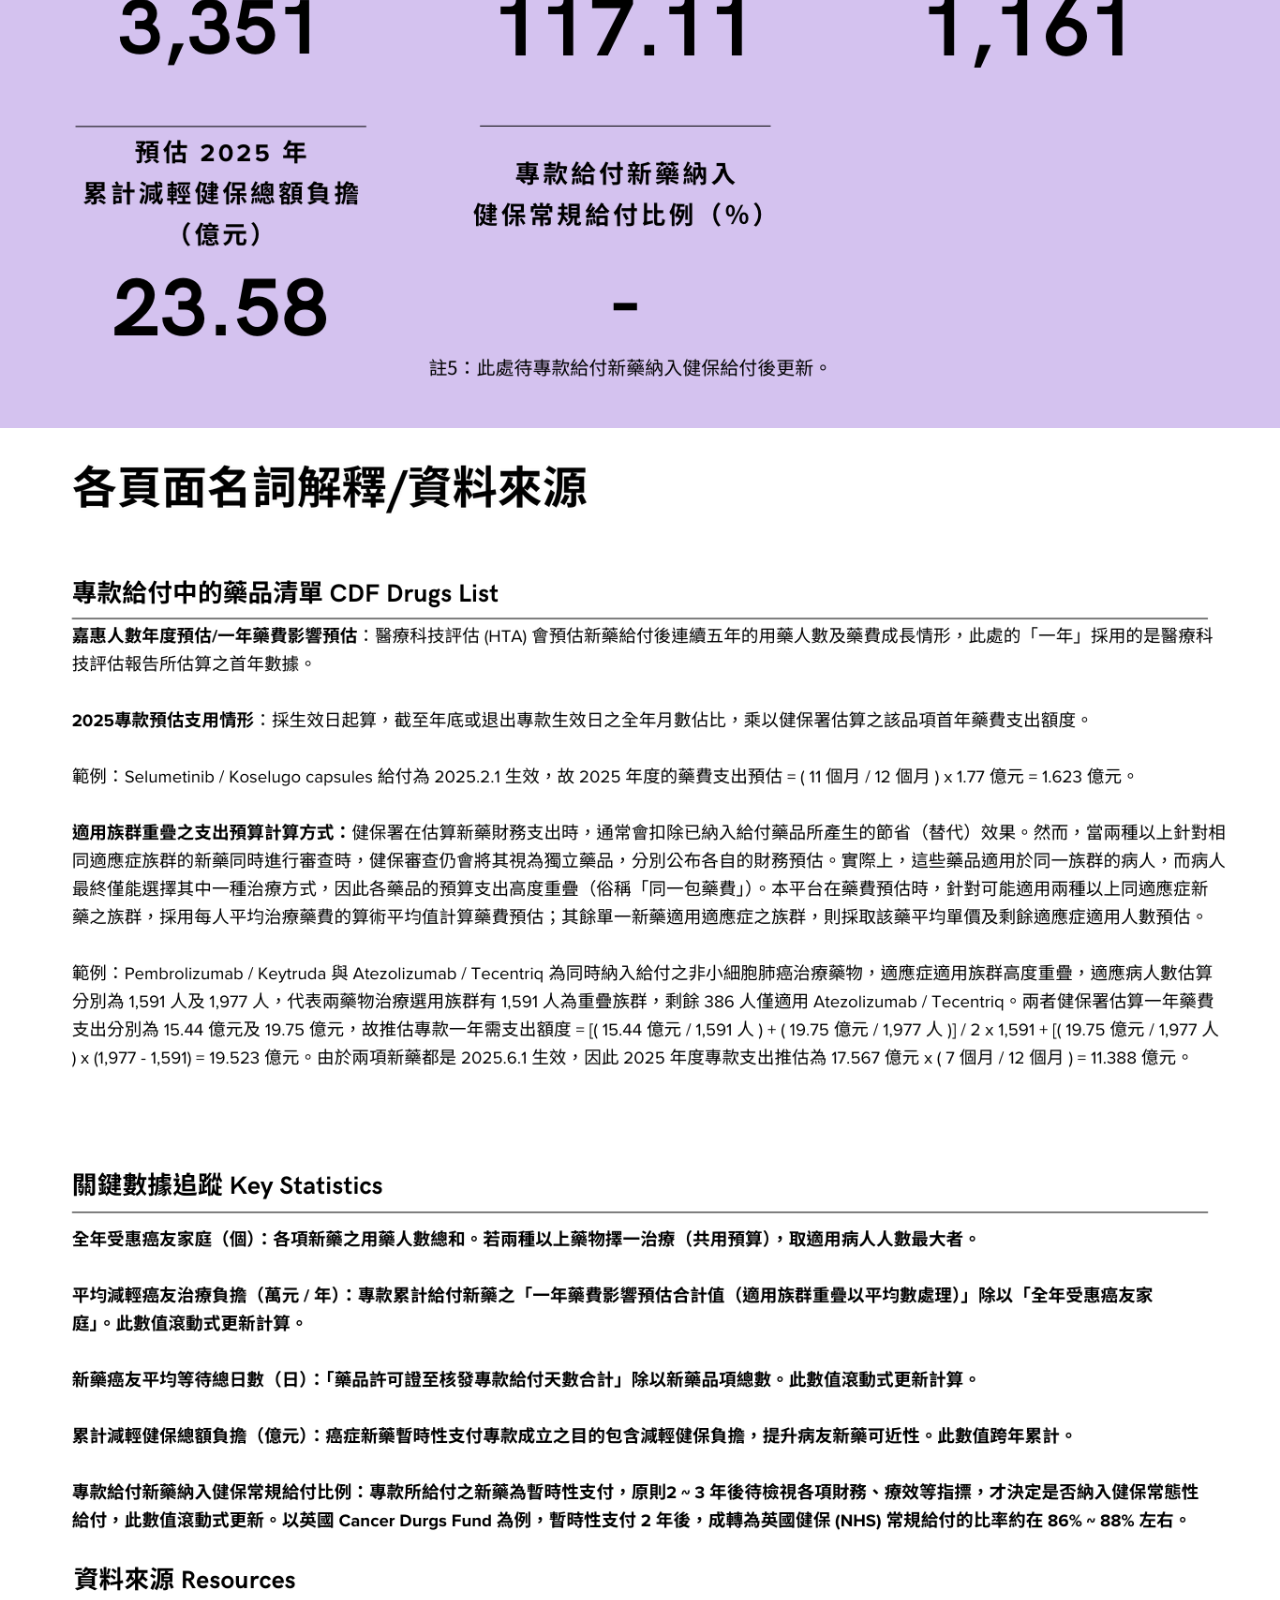
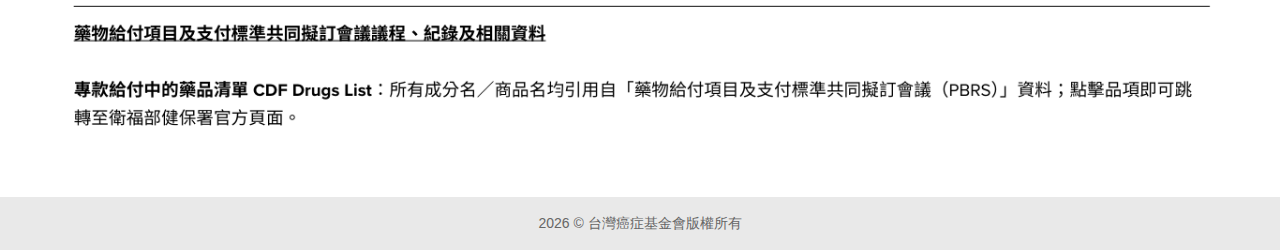
<file: tracking.html>
<!DOCTYPE html>
<html lang="zh-Hant">

<head>
    <meta charset="UTF-8">
    <meta name="viewport" content="width=device-width, initial-scale=1.0">
    <title>追蹤平台 - TmCDF 台灣癌症新藥多元支持基金</title>
    
    <link rel="stylesheet" href="https://cdn.jsdelivr.net/npm/bootstrap@4.6.2/dist/css/bootstrap.min.css">
    <link rel="stylesheet" href="https://cdnjs.cloudflare.com/ajax/libs/font-awesome/5.15.4/css/all.min.css">

    <style>
        body { font-family: "微軟正黑體", sans-serif; background-color: #fff; }
        
        /* =========================================
           Header 樣式
           ========================================= */
        .saas_two_main_header { background: #fff; position: sticky; top: 0; z-index: 1000; padding-top: 15px; box-shadow: 0 4px 10px rgba(0,0,0,0.05); }
        .header-top-row { display: flex; justify-content: space-between; align-items: flex-end; padding-bottom: 10px; }
        .header-bottom-row { border-top: 1px solid #eee; padding: 5px 0; }
        .header-bottom-row ul { display: flex; justify-content: space-between; list-style: none; padding: 0; margin: 0; }
        
        .header-bottom-row a { 
            display: block; 
            color: #888; 
            font-weight: 900; 
            font-size: 20px; 
            text-decoration: none; 
            padding: 12px 5px; 
            transition: color 0.2s; 
            white-space: nowrap; 
        }
        
        /* 滑鼠移過去 & 作用中狀態 */
        .header-bottom-row a:hover, 
        .header-bottom-row a.active { 
            color: #ff7803; 
            background-color: transparent !important;
        }
        
        /* 手機版選單 */
        .mobile-toggle-btn { display: none; }
        .mobile-menu-container { display: none; position: fixed; top: 0; left: 0; width: 100%; height: 100%; background: rgba(0,0,0,0.5); z-index: 2000; }
        @media (max-width: 1200px) {
            .header-bottom-row { display: none; }
            .logo-right { display: none; }
            .mobile-toggle-btn { display: block; font-size: 28px; color: #ff7803; cursor: pointer; padding-bottom: 5px; }
            .mobile-menu-container.show { display: block; }
        }
        .mobile-menu-content { background: white; width: 280px; height: 100%; padding: 20px; position: absolute; left: -280px; transition: left 0.3s ease; }
        .mobile-menu-container.show .mobile-menu-content { left: 0; }
        .mobile-nav ul { list-style: none; padding: 0; }
        .mobile-nav li { border-bottom: 1px solid #f0f0f0; }
        .mobile-nav a { display: block; padding: 15px 0; color: #333; font-weight: bold; font-size: 18px; text-decoration: none; }

        /* =========================================
           追蹤平台專屬樣式
           ========================================= */
        .breadcurmb-section {
            background-color: #ff7803; /* 橘底 */
            padding: 60px 0; 
            margin-bottom: 0; /* 讓圖片緊接在後 */
            text-align: center; 
        }
        .breadcurmb-title h2 { font-weight: 900; color: #fff; font-size: 36px; margin-bottom: 10px; }
        .breadcurmb-title p { color: #fff; opacity: 0.9; letter-spacing: 2px; font-weight: 500; margin-bottom: 0; }

        /* 圖片堆疊設定 */
        .tracking-content img {
            display: block;
            width: 100%;
            height: auto;
            margin: 0;
            padding: 0;
            border: none;
        }
    </style>
</head>

<body>

    <header class="saas_two_main_header">
        <div class="container">
            <div class="header-top-row">
                <div class="logo-left">
                    <a href="index.html">
                        <img src="img/logo.svg" alt="TmCDF" style="height: 75px; width: auto;" onerror="this.src='https://via.placeholder.com/200x75?text=TmCDF'">
                    </a>
                </div>
                <div class="mobile-toggle-btn" onclick="toggleMobileMenu()"><i class="fas fa-bars"></i></div>
                <div class="logo-right">
                    <a href="https://www.canceraway.org.tw/" target="_blank">
                        <img src="img/FCF_logo.png" alt="FCF" style="height: 60px; width: auto;" onerror="this.src='https://via.placeholder.com/180x60?text=FCF+Logo'">
                    </a>
                </div>
            </div>
            <div class="header-bottom-row">
                <nav>
                    <ul>
                        <li><a href="index.html">首頁</a></li>
                        <li><a href="news.html">最新消息</a></li>
                        <li><a href="tracking.html" class="active">追蹤平台</a></li>
                        <li><a href="tmcdf.html">基金緣起</a></li>
                        <li><a href="act.html">未來行動</a></li>
                        <li><a href="story.html">病友故事</a></li>
                        <li><a href="qa.html">常見問題</a></li>
                        <li><a href="thanks.html">致謝名單</a></li>
                    </ul>
                </nav>
            </div>
        </div>
    </header>

    <div class="mobile-menu-container" id="mobileMenuContainer">
        <div class="mobile-menu-content">
            <div style="text-align: right;"><i class="far fa-times-circle" onclick="toggleMobileMenu()" style="font-size: 30px; color: #ff7803; cursor: pointer;"></i></div>
            <div class="text-center my-4"><img src="img/logo.svg" alt="Logo" style="height: 50px;"></div>
            <nav class="mobile-nav">
                <ul>
                    <li><a href="index.html">首頁</a></li>
                    <li><a href="news.html">最新消息</a></li>
                    <li><a href="tracking.html">追蹤平台</a></li>
                    <li><a href="tmcdf.html">基金緣起</a></li>
                    <li><a href="act.html">未來行動</a></li>
                    <li><a href="story.html">病友故事</a></li>
                    <li><a href="qa.html">常見問題</a></li>
                    <li><a href="thanks.html">致謝名單</a></li>
                </ul>
            </nav>
        </div>
        <div style="flex-grow: 1;" onclick="toggleMobileMenu()"></div>
    </div>

    <section class="breadcurmb-section">
        <div class="container">
            <div class="breadcurmb-title">
                <h2>追蹤平台</h2>
                <p class="text-uppercase">Tracking Platform</p>
            </div>
        </div>
    </section>

    <section class="tracking-content">
        <img src="癌症新藥暫時性支付專款進度追蹤資訊平台/1.png" alt="追蹤進度 P1" onerror="this.style.display='none'">
        <img src="癌症新藥暫時性支付專款進度追蹤資訊平台/2.png" alt="追蹤進度 P2" onerror="this.style.display='none'">
        <img src="癌症新藥暫時性支付專款進度追蹤資訊平台/3.png" alt="追蹤進度 P3" onerror="this.style.display='none'">
        <img src="癌症新藥暫時性支付專款進度追蹤資訊平台/4.png" alt="追蹤進度 P4" onerror="this.style.display='none'">
        <img src="癌症新藥暫時性支付專款進度追蹤資訊平台/5.png" alt="追蹤進度 P5" onerror="this.style.display='none'">
        <img src="癌症新藥暫時性支付專款進度追蹤資訊平台/6.png" alt="追蹤進度 P6" onerror="this.style.display='none'">
        <img src="癌症新藥暫時性支付專款進度追蹤資訊平台/7.png" alt="追蹤進度 P7" onerror="this.style.display='none'">
        <img src="癌症新藥暫時性支付專款進度追蹤資訊平台/8.png" alt="追蹤進度 P8" onerror="this.style.display='none'">
        <img src="癌症新藥暫時性支付專款進度追蹤資訊平台/9.png" alt="追蹤進度 P9" onerror="this.style.display='none'">
    </section>

    <footer id="saas_two_footer" class="saas_two_footer_section" style="background-color: #e9e9e9;">
        <div class="s2-copyright text-center py-3" style="color: #666; font-size: 14px;">
            2026 © 台灣癌症基金會版權所有
        </div>
    </footer>

    <script>
        function toggleMobileMenu() {
            var menu = document.getElementById("mobileMenuContainer");
            if (menu.classList.contains("show")) {
                menu.classList.remove("show");
            } else {
                menu.classList.add("show");
            }
        }
    </script>
</body>
</html>
</file>
